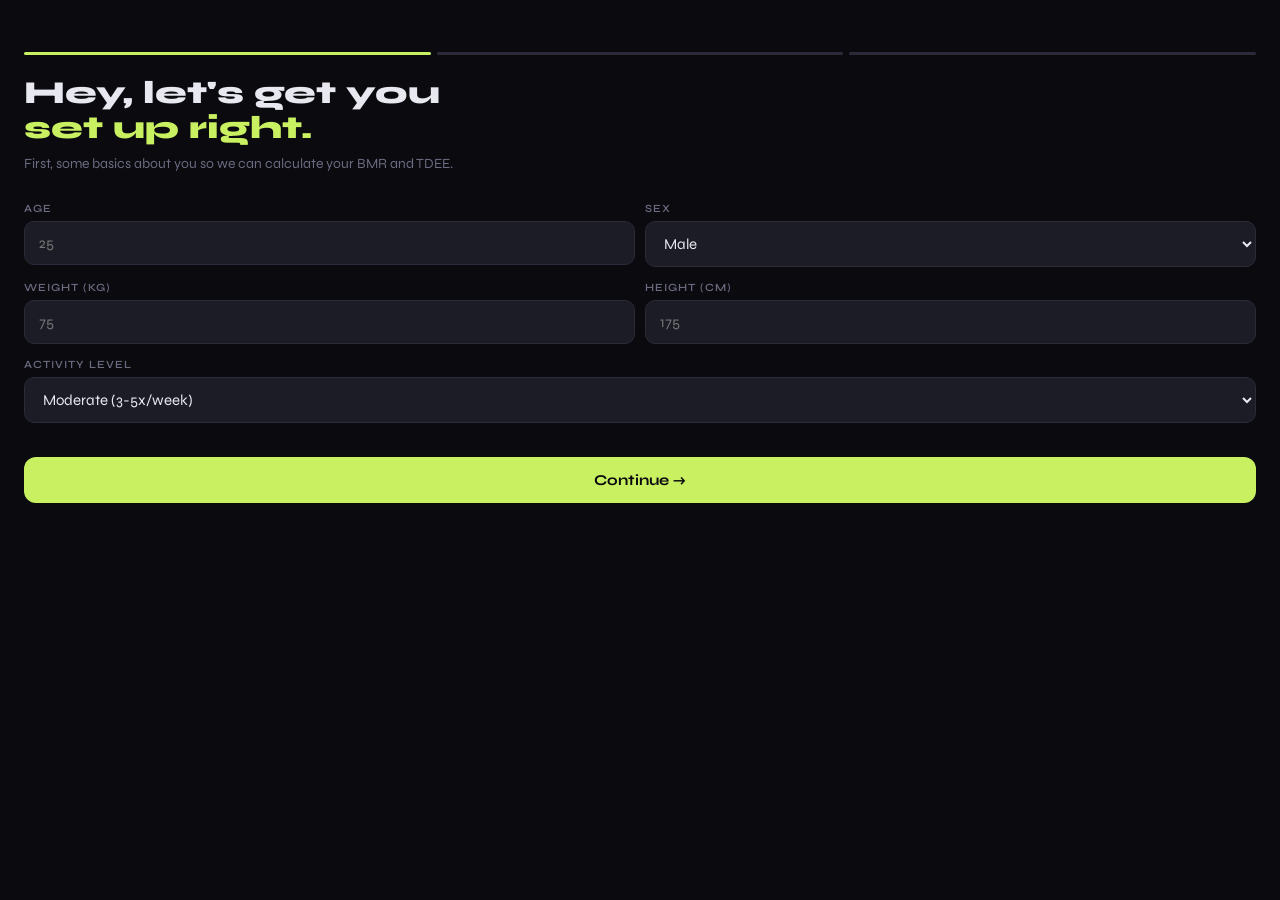
<file: reference.html>
<!DOCTYPE html>
<html lang="en">
<head>
<meta charset="UTF-8">
<meta name="viewport" content="width=device-width, initial-scale=1.0, viewport-fit=cover">
<meta name="apple-mobile-web-app-capable" content="yes">
<meta name="apple-mobile-web-app-status-bar-style" content="black-translucent">
<meta name="apple-mobile-web-app-title" content="CutLog">
<meta name="theme-color" content="#0a0a0f">
<link rel="manifest" href="manifest.json">
<link rel="apple-touch-icon" href="icon-192.png">
<title>CutLog</title>
<link href="https://fonts.googleapis.com/css2?family=Space+Mono:wght@400;700&family=Syne:wght@400;600;800&display=swap" rel="stylesheet">
<style>
  :root {
    --bg: #0a0a0f;
    --surface: #13131a;
    --surface2: #1c1c26;
    --border: #2a2a38;
    --accent: #c8f060;
    --accent2: #60c8f0;
    --accent3: #f060c8;
    --warn: #f0a060;
    --text: #e8e8f0;
    --muted: #6a6a80;
    --radius: 14px;
    --safe-bottom: env(safe-area-inset-bottom, 0px);
  }
  * { box-sizing: border-box; margin: 0; padding: 0; -webkit-tap-highlight-color: transparent; }
  html, body { height: 100%; background: var(--bg); color: var(--text); font-family: 'Syne', sans-serif; overflow: hidden; }

  /* SHELL */
  #app { display: flex; flex-direction: column; height: 100dvh; }
  #topbar { padding: 52px 20px 12px; display: flex; align-items: center; justify-content: space-between; border-bottom: 1px solid var(--border); flex-shrink: 0; }
  #topbar h1 { font-size: 22px; font-weight: 800; letter-spacing: -0.5px; }
  #topbar h1 span { color: var(--accent); }
  .date-badge { font-family: 'Space Mono', monospace; font-size: 11px; color: var(--muted); background: var(--surface2); padding: 4px 10px; border-radius: 20px; }

  #content { flex: 1; overflow-y: auto; -webkit-overflow-scrolling: touch; padding: 16px 16px calc(80px + var(--safe-bottom)); }

  /* NAV */
  #nav { display: flex; background: var(--surface); border-top: 1px solid var(--border); padding: 8px 8px calc(8px + var(--safe-bottom)); flex-shrink: 0; gap: 4px; }
  .nav-btn { flex: 1; display: flex; flex-direction: column; align-items: center; gap: 3px; padding: 8px 4px; border-radius: 10px; border: none; background: transparent; color: var(--muted); font-family: 'Syne', sans-serif; font-size: 10px; font-weight: 600; cursor: pointer; transition: all 0.2s; }
  .nav-btn.active { color: var(--accent); background: rgba(200,240,96,0.08); }
  .nav-btn svg { width: 22px; height: 22px; }

  /* VIEWS */
  .view { display: none; }
  .view.active { display: block; }

  /* CARDS */
  .card { background: var(--surface); border: 1px solid var(--border); border-radius: var(--radius); padding: 16px; margin-bottom: 12px; }
  .card-title { font-size: 11px; font-weight: 600; color: var(--muted); letter-spacing: 1.5px; text-transform: uppercase; margin-bottom: 12px; }

  /* CALORIE RING */
  .ring-wrap { display: flex; align-items: center; gap: 20px; margin-bottom: 4px; }
  .ring-svg { flex-shrink: 0; }
  .ring-center { font-family: 'Space Mono', monospace; }
  .ring-cal { font-size: 28px; font-weight: 700; color: var(--text); }
  .ring-label { font-size: 11px; color: var(--muted); }
  .ring-stats { flex: 1; display: flex; flex-direction: column; gap: 8px; }
  .ring-stat { display: flex; justify-content: space-between; align-items: center; font-size: 13px; }
  .ring-stat .label { color: var(--muted); }
  .ring-stat .val { font-family: 'Space Mono', monospace; font-weight: 700; }
  .ring-stat .val.over { color: #f06060; }
  .ring-stat .val.on { color: var(--accent); }

  /* MACROS BAR */
  .macro-bars { display: flex; flex-direction: column; gap: 10px; }
  .macro-row { display: grid; grid-template-columns: 60px 1fr 70px; align-items: center; gap: 10px; }
  .macro-name { font-size: 12px; font-weight: 600; }
  .bar-bg { height: 8px; background: var(--surface2); border-radius: 4px; overflow: hidden; }
  .bar-fill { height: 100%; border-radius: 4px; transition: width 0.5s ease; }
  .macro-pct { font-family: 'Space Mono', monospace; font-size: 12px; text-align: right; color: var(--muted); }
  .pct-val { font-weight: 700; }

  /* LOG FORM */
  .form-group { margin-bottom: 14px; }
  .form-group label { display: block; font-size: 11px; font-weight: 600; color: var(--muted); letter-spacing: 1px; text-transform: uppercase; margin-bottom: 6px; }
  .form-group input, .form-group select { width: 100%; background: var(--surface2); border: 1px solid var(--border); border-radius: 10px; padding: 12px 14px; color: var(--text); font-family: 'Syne', sans-serif; font-size: 15px; outline: none; transition: border-color 0.2s; }
  .form-group input:focus, .form-group select:focus { border-color: var(--accent); }
  .form-row { display: grid; grid-template-columns: 1fr 1fr; gap: 10px; }
  .form-row3 { display: grid; grid-template-columns: 1fr 1fr 1fr; gap: 8px; }

  .btn { width: 100%; padding: 14px; border-radius: 12px; border: none; font-family: 'Syne', sans-serif; font-size: 15px; font-weight: 700; cursor: pointer; transition: all 0.2s; }
  .btn-primary { background: var(--accent); color: #0a0a0f; }
  .btn-primary:active { opacity: 0.8; transform: scale(0.98); }
  .btn-ghost { background: var(--surface2); color: var(--text); border: 1px solid var(--border); }

  /* FOOD LOG LIST */
  .log-item { display: flex; justify-content: space-between; align-items: center; padding: 10px 0; border-bottom: 1px solid var(--border); }
  .log-item:last-child { border-bottom: none; }
  .log-name { font-size: 14px; font-weight: 600; }
  .log-macros { font-size: 11px; color: var(--muted); font-family: 'Space Mono', monospace; margin-top: 2px; }
  .log-cal { font-family: 'Space Mono', monospace; font-size: 14px; font-weight: 700; color: var(--accent); }
  .log-del { background: none; border: none; color: var(--muted); font-size: 18px; cursor: pointer; padding: 4px 8px; }

  /* DEFICIT STATS */
  .stat-grid { display: grid; grid-template-columns: 1fr 1fr; gap: 10px; }
  .stat-box { background: var(--surface2); border-radius: 12px; padding: 14px; }
  .stat-box .s-label { font-size: 10px; color: var(--muted); letter-spacing: 1px; text-transform: uppercase; margin-bottom: 4px; }
  .stat-box .s-val { font-family: 'Space Mono', monospace; font-size: 20px; font-weight: 700; }
  .stat-box .s-unit { font-size: 11px; color: var(--muted); }
  .positive { color: var(--accent); }
  .negative { color: #f06060; }
  .neutral { color: var(--accent2); }

  /* WEEKLY */
  .week-card { background: var(--surface2); border-radius: 12px; padding: 14px; margin-bottom: 10px; }
  .week-header { display: flex; justify-content: space-between; margin-bottom: 10px; }
  .week-title { font-size: 13px; font-weight: 700; }
  .week-date { font-size: 11px; color: var(--muted); font-family: 'Space Mono', monospace; }
  .week-stats { display: grid; grid-template-columns: repeat(3, 1fr); gap: 8px; }
  .w-stat { text-align: center; }
  .w-stat .wv { font-family: 'Space Mono', monospace; font-size: 16px; font-weight: 700; }
  .w-stat .wl { font-size: 10px; color: var(--muted); }

  /* SETTINGS */
  .settings-section { margin-bottom: 20px; }
  .settings-title { font-size: 13px; font-weight: 700; color: var(--accent); margin-bottom: 10px; letter-spacing: 0.5px; }

  /* EXERCISE BADGES */
  .ex-chips { display: flex; flex-wrap: wrap; gap: 6px; margin-bottom: 12px; }
  .ex-chip { padding: 6px 12px; border-radius: 20px; border: 1px solid var(--border); background: var(--surface2); font-size: 12px; cursor: pointer; transition: all 0.2s; color: var(--muted); }
  .ex-chip.selected { border-color: var(--accent2); background: rgba(96,200,240,0.12); color: var(--accent2); }

  /* TOAST */
  #toast { position: fixed; bottom: calc(90px + var(--safe-bottom)); left: 50%; transform: translateX(-50%) translateY(20px); background: var(--accent); color: #0a0a0f; padding: 10px 20px; border-radius: 20px; font-size: 13px; font-weight: 700; opacity: 0; transition: all 0.3s; pointer-events: none; white-space: nowrap; z-index: 100; }
  #toast.show { opacity: 1; transform: translateX(-50%) translateY(0); }

  /* SECTION DIVIDER */
  .section-divider { display: flex; align-items: center; gap: 10px; margin: 16px 0 12px; }
  .section-divider span { font-size: 11px; color: var(--muted); letter-spacing: 1.5px; text-transform: uppercase; white-space: nowrap; }
  .section-divider::before, .section-divider::after { content: ''; flex: 1; height: 1px; background: var(--border); }

  /* PROGRESS INDICATOR */
  .setup-progress { display: flex; gap: 6px; margin-bottom: 20px; }
  .setup-dot { flex: 1; height: 3px; border-radius: 2px; background: var(--border); }
  .setup-dot.done { background: var(--accent); }

  /* ONBOARDING */
  #onboarding { position: fixed; inset: 0; background: var(--bg); z-index: 200; display: flex; flex-direction: column; padding: 52px 24px calc(40px + var(--safe-bottom)); overflow-y: auto; }
  #onboarding h2 { font-size: 32px; font-weight: 800; line-height: 1.1; margin-bottom: 8px; }
  #onboarding h2 em { color: var(--accent); font-style: normal; }
  #onboarding p { color: var(--muted); font-size: 14px; margin-bottom: 28px; line-height: 1.5; }
  #onboarding.hidden { display: none; }

  /* CHART */
  .mini-chart { height: 80px; position: relative; margin-top: 8px; }
  .chart-bars { display: flex; align-items: flex-end; gap: 4px; height: 60px; }
  .chart-bar-wrap { flex: 1; display: flex; flex-direction: column; align-items: center; gap: 4px; }
  .chart-bar { width: 100%; border-radius: 3px 3px 0 0; transition: height 0.4s ease; min-height: 2px; }
  .chart-label { font-family: 'Space Mono', monospace; font-size: 8px; color: var(--muted); }

  /* scrollbar */
  ::-webkit-scrollbar { width: 0; }

  /* badge */
  .badge { display: inline-block; padding: 2px 8px; border-radius: 20px; font-size: 10px; font-weight: 700; letter-spacing: 0.5px; }
  .badge-green { background: rgba(200,240,96,0.15); color: var(--accent); }
  .badge-blue { background: rgba(96,200,240,0.15); color: var(--accent2); }
  .badge-red { background: rgba(240,96,96,0.15); color: #f06060; }

  .empty-state { text-align: center; padding: 30px 20px; color: var(--muted); font-size: 13px; }
  .empty-icon { font-size: 36px; margin-bottom: 8px; }

  /* SAVED FOODS BOTTOM SHEET */
  #savedFoodsSheet { position: fixed; inset: 0; z-index: 300; display: none; }
  #savedFoodsSheet.open { display: block; }
  .sheet-backdrop { position: absolute; inset: 0; background: rgba(0,0,0,0.6); }
  .sheet-panel { position: absolute; bottom: 0; left: 0; right: 0; background: var(--surface); border-radius: 20px 20px 0 0; padding: 0 0 calc(20px + var(--safe-bottom)); max-height: 85dvh; display: flex; flex-direction: column; transform: translateY(100%); transition: transform 0.35s cubic-bezier(0.32,0.72,0,1); }
  #savedFoodsSheet.open .sheet-panel { transform: translateY(0); }
  .sheet-handle { width: 36px; height: 4px; background: var(--border); border-radius: 2px; margin: 12px auto 0; flex-shrink: 0; }
  .sheet-header { display: flex; align-items: center; justify-content: space-between; padding: 12px 16px 10px; flex-shrink: 0; }
  .sheet-title { font-size: 16px; font-weight: 800; }
  .sheet-close { background: var(--surface2); border: none; color: var(--muted); width: 28px; height: 28px; border-radius: 50%; font-size: 16px; cursor: pointer; display: flex; align-items: center; justify-content: center; }
  .sheet-search { padding: 0 16px 10px; flex-shrink: 0; }
  .sheet-search input { width: 100%; background: var(--surface2); border: 1px solid var(--border); border-radius: 10px; padding: 10px 14px; color: var(--text); font-family: 'Syne', sans-serif; font-size: 14px; outline: none; }
  .sheet-search input:focus { border-color: var(--accent); }
  .sheet-list { overflow-y: auto; -webkit-overflow-scrolling: touch; flex: 1; padding: 0 16px; }
  .saved-food-item { display: flex; align-items: center; gap: 10px; padding: 10px 0; border-bottom: 1px solid var(--border); cursor: pointer; }
  .saved-food-item:last-child { border-bottom: none; }
  .saved-food-info { flex: 1; min-width: 0; }
  .saved-food-name { font-size: 14px; font-weight: 600; white-space: nowrap; overflow: hidden; text-overflow: ellipsis; }
  .saved-food-macros { font-size: 11px; color: var(--muted); font-family: 'Space Mono', monospace; }
  .saved-food-cal { font-family: 'Space Mono', monospace; font-size: 13px; font-weight: 700; color: var(--accent); flex-shrink: 0; }
  .saved-food-add { background: rgba(200,240,96,0.12); border: 1px solid rgba(200,240,96,0.3); color: var(--accent); border-radius: 8px; padding: 6px 12px; font-family: 'Syne', sans-serif; font-size: 12px; font-weight: 700; cursor: pointer; flex-shrink: 0; white-space: nowrap; }
  .saved-food-add:active { opacity: 0.7; }
  .sheet-cats { display: flex; gap: 6px; overflow-x: auto; padding: 0 16px 10px; flex-shrink: 0; scrollbar-width: none; }
  .sheet-cats::-webkit-scrollbar { display: none; }
  .cat-chip { padding: 5px 12px; border-radius: 20px; border: 1px solid var(--border); background: var(--surface2); font-size: 11px; font-weight: 600; color: var(--muted); cursor: pointer; white-space: nowrap; transition: all 0.2s; flex-shrink: 0; }
  .cat-chip.active { border-color: var(--accent); background: rgba(200,240,96,0.1); color: var(--accent); }

  /* SAVED FOODS MANAGE VIEW */
  .sf-item { display: flex; align-items: center; gap: 10px; padding: 10px 0; border-bottom: 1px solid var(--border); }
  .sf-item:last-child { border-bottom: none; }
  .sf-item-info { flex: 1; min-width: 0; }
  .sf-item-name { font-size: 14px; font-weight: 600; }
  .sf-item-detail { font-size: 11px; color: var(--muted); font-family: 'Space Mono', monospace; margin-top: 2px; }
  .sf-item-cat { font-size: 10px; color: var(--accent2); background: rgba(96,200,240,0.1); padding: 2px 6px; border-radius: 4px; display: inline-block; margin-top: 3px; }
  .sf-del-btn { background: none; border: none; color: var(--muted); font-size: 18px; cursor: pointer; padding: 4px 8px; flex-shrink: 0; }
  .sf-edit-btn { background: var(--surface2); border: 1px solid var(--border); color: var(--text); font-size: 11px; font-weight: 600; font-family: 'Syne', sans-serif; border-radius: 6px; padding: 4px 10px; cursor: pointer; flex-shrink: 0; }
</style>
</head>
<body>

<!-- ONBOARDING -->
<div id="onboarding">
  <div class="setup-progress" id="setupProgress"></div>
  <div id="setupStep"></div>
</div>

<div id="app">
  <div id="topbar">
    <h1>Cut<span>Log</span></h1>
    <div class="date-badge" id="todayDate"></div>
  </div>

  <div id="content">
    <!-- TODAY VIEW -->
    <div class="view active" id="view-today">
      <div class="card" id="calorieCard">
        <div class="card-title">Today's Calories</div>
        <div class="ring-wrap">
          <svg class="ring-svg" width="100" height="100" viewBox="0 0 100 100">
            <circle cx="50" cy="50" r="40" fill="none" stroke="var(--surface2)" stroke-width="10"/>
            <circle id="ringArc" cx="50" cy="50" r="40" fill="none" stroke="var(--accent)" stroke-width="10"
              stroke-linecap="round" stroke-dasharray="251.2" stroke-dashoffset="251.2"
              transform="rotate(-90 50 50)" style="transition:stroke-dashoffset 0.6s ease"/>
          </svg>
          <div class="ring-center">
            <div class="ring-cal" id="ringCalNum">0</div>
            <div class="ring-label">of <span id="ringGoal">—</span> kcal</div>
          </div>
          <div class="ring-stats">
            <div class="ring-stat"><span class="label">Remaining</span><span class="val" id="statRemain">—</span></div>
            <div class="ring-stat"><span class="label">Burned</span><span class="val neutral" id="statBurned">0</span></div>
            <div class="ring-stat"><span class="label">Net</span><span class="val" id="statNet">—</span></div>
          </div>
        </div>
      </div>

      <div class="card">
        <div class="card-title">Macros</div>
        <div class="macro-bars" id="macroBars">
          <!-- injected -->
        </div>
      </div>

      <div class="card">
        <div class="card-title">Food Log</div>
        <div id="foodLogList"><div class="empty-state"><div class="empty-icon">🍽️</div>Nothing logged yet</div></div>
      </div>

      <div class="card">
        <div class="card-title">Exercise Today</div>
        <div id="exerciseLogList"><div class="empty-state"><div class="empty-icon">🏃</div>No exercise logged</div></div>
      </div>
    </div>

    <!-- LOG VIEW -->
    <div class="view" id="view-log">
      <div class="section-divider"><span>Log Food</span></div>
      <div class="card">
        <button class="btn btn-ghost" style="margin-bottom:14px;display:flex;align-items:center;justify-content:center;gap:8px" onclick="openSheet()">
          <span style="font-size:16px">📚</span> Quick Add from Library
        </button>
        <div style="text-align:center;font-size:11px;color:var(--muted);margin-bottom:14px;letter-spacing:1px">— OR ENTER MANUALLY —</div>
        <div class="form-group">
          <label>Food / Meal Name</label>
          <input type="text" id="foodName" placeholder="e.g. Chicken breast 200g">
        </div>
        <div class="form-row">
          <div class="form-group">
            <label>Calories</label>
            <input type="number" id="foodCal" placeholder="kcal" inputmode="decimal">
          </div>
          <div class="form-group">
            <label>Protein (g)</label>
            <input type="number" id="foodPro" placeholder="g" inputmode="decimal">
          </div>
        </div>
        <div class="form-row">
          <div class="form-group">
            <label>Carbs (g)</label>
            <input type="number" id="foodCarb" placeholder="g" inputmode="decimal">
          </div>
          <div class="form-group">
            <label>Fat (g)</label>
            <input type="number" id="foodFat" placeholder="g" inputmode="decimal">
          </div>
        </div>
        <button class="btn btn-primary" onclick="logFood()">+ Add Food</button>
      </div>

      <div class="section-divider"><span>Log Exercise</span></div>
      <div class="card">
        <div class="form-group">
          <label>Exercise Type</label>
          <div class="ex-chips" id="exChips"></div>
        </div>
        <div class="form-row">
          <div class="form-group">
            <label>Duration (min)</label>
            <input type="number" id="exDuration" placeholder="30" inputmode="decimal">
          </div>
          <div class="form-group">
            <label>Calories Burned</label>
            <input type="number" id="exCal" placeholder="est. kcal" inputmode="decimal">
          </div>
        </div>
        <div style="font-size:11px;color:var(--muted);margin-bottom:12px;" id="exEstimate"></div>
        <button class="btn btn-primary" onclick="logExercise()">+ Add Exercise</button>
      </div>

      <div class="section-divider"><span>Weekly Check-in</span></div>
      <div class="card">
        <div class="form-row">
          <div class="form-group">
            <label>Weight (kg)</label>
            <input type="number" id="checkinWeight" placeholder="kg" inputmode="decimal">
          </div>
          <div class="form-group">
            <label>Waist (cm)</label>
            <input type="number" id="checkinWaist" placeholder="cm" inputmode="decimal">
          </div>
        </div>
        <button class="btn btn-ghost" style="margin-top:4px" onclick="logCheckin()">Save Check-in</button>
      </div>
    </div>

    <!-- WEEKLY VIEW -->
    <div class="view" id="view-week">
      <div class="card">
        <div class="card-title">This Week</div>
        <div class="stat-grid" id="weekStats"></div>
      </div>

      <div class="card">
        <div class="card-title">Calorie Trend (7 days)</div>
        <div class="mini-chart" id="weekChart"></div>
      </div>

      <div class="section-divider"><span>Weekly Check-ins</span></div>
      <div id="checkinList"></div>
    </div>

    <!-- SETTINGS VIEW -->
    <div class="view" id="view-settings">
      <div class="card">
        <div class="settings-section">
          <div class="settings-title">⚡ Your Profile</div>
          <div class="form-row">
            <div class="form-group">
              <label>Age</label>
              <input type="number" id="setAge" inputmode="decimal">
            </div>
            <div class="form-group">
              <label>Weight (kg)</label>
              <input type="number" id="setWeight" inputmode="decimal">
            </div>
          </div>
          <div class="form-row">
            <div class="form-group">
              <label>Height (cm)</label>
              <input type="number" id="setHeight" inputmode="decimal">
            </div>
            <div class="form-group">
              <label>Sex</label>
              <select id="setSex">
                <option value="male">Male</option>
                <option value="female">Female</option>
              </select>
            </div>
          </div>
          <div class="form-group">
            <label>Activity Level</label>
            <select id="setActivity">
              <option value="1.2">Sedentary (desk job)</option>
              <option value="1.375">Light (1-3x/week)</option>
              <option value="1.55">Moderate (3-5x/week)</option>
              <option value="1.725">Active (6-7x/week)</option>
              <option value="1.9">Very Active (2x/day)</option>
            </select>
          </div>
        </div>

        <div class="settings-section">
          <div class="settings-title">🎯 Goals</div>
          <div class="form-row">
            <div class="form-group">
              <label>Calorie Goal</label>
              <input type="number" id="setCalGoal" inputmode="decimal">
            </div>
            <div class="form-group">
              <label>Target Weight (kg)</label>
              <input type="number" id="setTargetWeight" inputmode="decimal">
            </div>
          </div>
          <div class="form-row3">
            <div class="form-group">
              <label>Protein (g)</label>
              <input type="number" id="setProtein" inputmode="decimal">
            </div>
            <div class="form-group">
              <label>Carbs (g)</label>
              <input type="number" id="setCarbs" inputmode="decimal">
            </div>
            <div class="form-group">
              <label>Fat (g)</label>
              <input type="number" id="setFat" inputmode="decimal">
            </div>
          </div>
        </div>

        <div style="background:var(--surface2);border-radius:12px;padding:14px;margin-bottom:16px;" id="bmrDisplay"></div>

        <button class="btn btn-primary" onclick="saveSettings()">Save Settings</button>
      </div>

      <div class="card" style="margin-top:12px;">
        <div class="card-title">Data</div>
        <button class="btn btn-ghost" style="margin-bottom:8px" onclick="exportData()">📤 Export JSON</button>
        <button class="btn btn-ghost" style="color:#f06060;border-color:#f06060" onclick="clearToday()">🗑 Clear Today's Log</button>
      </div>
    </div>
    <!-- SAVED FOODS / LIBRARY VIEW -->
    <div class="view" id="view-foods">
      <div class="section-divider"><span>Add New Saved Food</span></div>
      <div class="card" id="sfFormCard">
        <div class="form-group">
          <label>Food Name</label>
          <input type="text" id="sfName" placeholder="e.g. Paneer 100g">
        </div>
        <div class="form-group">
          <label>Category</label>
          <input type="text" id="sfCat" placeholder="e.g. Protein, Breakfast, Snack…">
        </div>
        <div class="form-row">
          <div class="form-group"><label>Calories</label><input type="number" id="sfCal" placeholder="kcal" inputmode="decimal"></div>
          <div class="form-group"><label>Protein (g)</label><input type="number" id="sfPro" placeholder="g" inputmode="decimal"></div>
        </div>
        <div class="form-row">
          <div class="form-group"><label>Carbs (g)</label><input type="number" id="sfCarb" placeholder="g" inputmode="decimal"></div>
          <div class="form-group"><label>Fat (g)</label><input type="number" id="sfFat" placeholder="g" inputmode="decimal"></div>
        </div>
        <button class="btn btn-primary" onclick="saveSavedFood()">💾 Save to Library</button>
      </div>

      <div class="section-divider"><span>Your Library</span></div>
      <div class="card">
        <div id="savedFoodsList"></div>
      </div>
    </div>
  </div>

  <nav id="nav">
    <button class="nav-btn active" onclick="switchTab('today',this)">
      <svg viewBox="0 0 24 24" fill="none" stroke="currentColor" stroke-width="2"><circle cx="12" cy="12" r="3"/><path d="M3 12h3m12 0h3M12 3v3m0 12v3"/></svg>
      Today
    </button>
    <button class="nav-btn" onclick="switchTab('log',this)">
      <svg viewBox="0 0 24 24" fill="none" stroke="currentColor" stroke-width="2"><line x1="12" y1="5" x2="12" y2="19"/><line x1="5" y1="12" x2="19" y2="12"/></svg>
      Log
    </button>
    <button class="nav-btn" onclick="switchTab('foods',this)">
      <svg viewBox="0 0 24 24" fill="none" stroke="currentColor" stroke-width="2"><path d="M12 2a10 10 0 1 0 10 10"/><path d="M12 6v6l4 2"/></svg>
      Library
    </button>
    <button class="nav-btn" onclick="switchTab('week',this)">
      <svg viewBox="0 0 24 24" fill="none" stroke="currentColor" stroke-width="2"><polyline points="22 12 18 12 15 21 9 3 6 12 2 12"/></svg>
      Weekly
    </button>
    <button class="nav-btn" onclick="switchTab('settings',this)">
      <svg viewBox="0 0 24 24" fill="none" stroke="currentColor" stroke-width="2"><circle cx="12" cy="12" r="3"/><path d="M19.4 15a1.65 1.65 0 0 0 .33 1.82l.06.06a2 2 0 0 1-2.83 2.83l-.06-.06a1.65 1.65 0 0 0-1.82-.33 1.65 1.65 0 0 0-1 1.51V21a2 2 0 0 1-4 0v-.09A1.65 1.65 0 0 0 9 19.4a1.65 1.65 0 0 0-1.82.33l-.06.06a2 2 0 0 1-2.83-2.83l.06-.06A1.65 1.65 0 0 0 4.68 15a1.65 1.65 0 0 0-1.51-1H3a2 2 0 0 1 0-4h.09A1.65 1.65 0 0 0 4.6 9a1.65 1.65 0 0 0-.33-1.82l-.06-.06a2 2 0 0 1 2.83-2.83l.06.06A1.65 1.65 0 0 0 9 4.68a1.65 1.65 0 0 0 1-1.51V3a2 2 0 0 1 4 0v.09a1.65 1.65 0 0 0 1 1.51 1.65 1.65 0 0 0 1.82-.33l.06-.06a2 2 0 0 1 2.83 2.83l-.06.06A1.65 1.65 0 0 0 19.4 9a1.65 1.65 0 0 0 1.51 1H21a2 2 0 0 1 0 4h-.09a1.65 1.65 0 0 0-1.51 1z"/></svg>
      Settings
    </button>
  </nav>
</div>

<!-- SAVED FOODS BOTTOM SHEET -->
<div id="savedFoodsSheet">
  <div class="sheet-backdrop" onclick="closeSheet()"></div>
  <div class="sheet-panel">
    <div class="sheet-handle"></div>
    <div class="sheet-header">
      <div class="sheet-title">📚 Quick Add from Library</div>
      <button class="sheet-close" onclick="closeSheet()">×</button>
    </div>
    <div class="sheet-search">
      <input type="text" id="sheetSearch" placeholder="Search foods…" oninput="renderSheet()">
    </div>
    <div class="sheet-cats" id="sheetCats"></div>
    <div class="sheet-list" id="sheetList"></div>
  </div>
</div>

<div id="toast"></div>

<script>
// ─── STATE ───────────────────────────────────────────────────────
const STORAGE_KEY = 'cutlog_v2';
let state = loadState();

function defaultState() {
  return {
    profile: { age: 25, weight: 75, height: 175, sex: 'male', activity: 1.55 },
    goals: { calories: 1800, protein: 150, carbs: 180, fat: 60, targetWeight: 70 },
    logs: {},       // { "YYYY-MM-DD": { foods: [], exercises: [] } }
    checkins: [],   // [{ date, weight, waist }]
    savedFoods: [], // [{ id, name, cat, cal, pro, carb, fat }]
    setupDone: false
  };
}

function loadState() {
  try {
    const s = localStorage.getItem(STORAGE_KEY);
    return s ? { ...defaultState(), ...JSON.parse(s) } : defaultState();
  } catch { return defaultState(); }
}

function saveState() {
  localStorage.setItem(STORAGE_KEY, JSON.stringify(state));
}

function todayKey() {
  return new Date().toISOString().split('T')[0];
}

function getTodayLog() {
  const k = todayKey();
  if (!state.logs[k]) state.logs[k] = { foods: [], exercises: [] };
  return state.logs[k];
}

// ─── BMR ─────────────────────────────────────────────────────────
function calcBMR(p) {
  // Mifflin-St Jeor
  const base = p.sex === 'male'
    ? 10 * p.weight + 6.25 * p.height - 5 * p.age + 5
    : 10 * p.weight + 6.25 * p.height - 5 * p.age - 161;
  return Math.round(base);
}

function calcTDEE(p) {
  return Math.round(calcBMR(p) * p.activity);
}

// ─── EXERCISE CALORIE ESTIMATES (kcal/min @ 75kg, rough) ─────────
const EXERCISES = [
  { id: 'walk', label: '🚶 Walk', met: 3.5 },
  { id: 'run', label: '🏃 Run', met: 9.8 },
  { id: 'cycle', label: '🚴 Cycle', met: 7.5 },
  { id: 'swim', label: '🏊 Swim', met: 7.0 },
  { id: 'hiit', label: '🔥 HIIT', met: 10.0 },
  { id: 'lift', label: '🏋️ Weights', met: 5.0 },
  { id: 'yoga', label: '🧘 Yoga', met: 2.5 },
  { id: 'sports', label: '⚽ Sports', met: 8.0 },
];

let selectedExercise = null;

function buildExChips() {
  const wrap = document.getElementById('exChips');
  wrap.innerHTML = EXERCISES.map(e =>
    `<div class="ex-chip" data-id="${e.id}" onclick="selectExercise('${e.id}')">${e.label}</div>`
  ).join('');
}

function selectExercise(id) {
  selectedExercise = id;
  document.querySelectorAll('.ex-chip').forEach(c => {
    c.classList.toggle('selected', c.dataset.id === id);
  });
  estimateExerciseCal();
}

function estimateExerciseCal() {
  if (!selectedExercise) return;
  const ex = EXERCISES.find(e => e.id === selectedExercise);
  const dur = parseFloat(document.getElementById('exDuration').value) || 0;
  if (!dur) { document.getElementById('exEstimate').textContent = ''; return; }
  const w = state.profile.weight || 75;
  const est = Math.round((ex.met * 3.5 * w / 200) * dur);
  document.getElementById('exEstimate').textContent = `Estimated: ~${est} kcal`;
  document.getElementById('exCal').value = est;
}

document.getElementById('exDuration').addEventListener('input', estimateExerciseCal);

// ─── LOG FOOD ────────────────────────────────────────────────────
function logFood() {
  const name = document.getElementById('foodName').value.trim();
  const cal = parseFloat(document.getElementById('foodCal').value) || 0;
  const pro = parseFloat(document.getElementById('foodPro').value) || 0;
  const carb = parseFloat(document.getElementById('foodCarb').value) || 0;
  const fat = parseFloat(document.getElementById('foodFat').value) || 0;

  if (!name || !cal) { toast('Add a name and calories'); return; }

  getTodayLog().foods.push({ name, cal, pro, carb, fat, time: Date.now() });
  saveState();

  // clear
  ['foodName','foodCal','foodPro','foodCarb','foodFat'].forEach(id => document.getElementById(id).value = '');
  toast('Food logged ✓');
  renderToday();
}

function logExercise() {
  if (!selectedExercise) { toast('Select an exercise type'); return; }
  const ex = EXERCISES.find(e => e.id === selectedExercise);
  const dur = parseFloat(document.getElementById('exDuration').value) || 0;
  const cal = parseFloat(document.getElementById('exCal').value) || 0;
  if (!dur) { toast('Enter duration'); return; }

  getTodayLog().exercises.push({ id: selectedExercise, label: ex.label, dur, cal, time: Date.now() });
  saveState();
  document.getElementById('exDuration').value = '';
  document.getElementById('exCal').value = '';
  document.getElementById('exEstimate').textContent = '';
  selectedExercise = null;
  document.querySelectorAll('.ex-chip').forEach(c => c.classList.remove('selected'));
  toast('Exercise logged ✓');
  renderToday();
}

function logCheckin() {
  const weight = parseFloat(document.getElementById('checkinWeight').value);
  const waist = parseFloat(document.getElementById('checkinWaist').value);
  if (!weight) { toast('Enter weight'); return; }

  const today = todayKey();
  // Update or add
  const existing = state.checkins.findIndex(c => c.date === today);
  const entry = { date: today, weight, waist: waist || null };
  if (existing >= 0) state.checkins[existing] = entry;
  else state.checkins.push(entry);

  // update profile weight
  state.profile.weight = weight;
  saveState();
  document.getElementById('checkinWeight').value = '';
  document.getElementById('checkinWaist').value = '';
  toast('Check-in saved ✓');
  renderWeekly();
}

function deleteFood(idx) {
  getTodayLog().foods.splice(idx, 1);
  saveState();
  renderToday();
}

// ─── RENDER TODAY ────────────────────────────────────────────────
function renderToday() {
  const log = getTodayLog();
  const g = state.goals;

  const totals = log.foods.reduce((acc, f) => {
    acc.cal += f.cal; acc.pro += f.pro; acc.carb += f.carb; acc.fat += f.fat;
    return acc;
  }, { cal: 0, pro: 0, carb: 0, fat: 0 });

  const burnedCal = log.exercises.reduce((s, e) => s + e.cal, 0);
  const netCal = totals.cal - burnedCal;

  // Ring
  const pct = Math.min(totals.cal / g.calories, 1.15);
  const offset = 251.2 - (pct * 251.2);
  const ring = document.getElementById('ringArc');
  ring.style.strokeDashoffset = offset;
  ring.style.stroke = totals.cal > g.calories ? '#f06060' : 'var(--accent)';
  document.getElementById('ringCalNum').textContent = Math.round(totals.cal);
  document.getElementById('ringGoal').textContent = g.calories;
  const remain = g.calories - totals.cal;
  document.getElementById('statRemain').textContent = Math.round(remain);
  document.getElementById('statRemain').className = 'val ' + (remain < 0 ? 'over' : 'on');
  document.getElementById('statBurned').textContent = Math.round(burnedCal);
  document.getElementById('statNet').textContent = Math.round(netCal);
  document.getElementById('statNet').className = 'val ' + (netCal > g.calories ? 'over' : netCal < g.calories - 200 ? 'on' : '');

  // Macros
  const macros = [
    { name: 'Protein', val: totals.pro, goal: g.protein, color: '#f060c8' },
    { name: 'Carbs', val: totals.carb, goal: g.carbs, color: '#60c8f0' },
    { name: 'Fat', val: totals.fat, goal: g.fat, color: '#f0a060' },
  ];
  document.getElementById('macroBars').innerHTML = macros.map(m => {
    const pct = g[m.name.toLowerCase()] > 0 ? Math.min(100, (m.val / m.goal) * 100) : 0;
    const reached = Math.min(100, Math.round(pct));
    return `<div class="macro-row">
      <div class="macro-name" style="color:${m.color}">${m.name}</div>
      <div class="bar-bg"><div class="bar-fill" style="width:${reached}%;background:${m.color}"></div></div>
      <div class="macro-pct"><span class="pct-val">${reached}%</span> <span style="font-size:10px;color:var(--muted)">${Math.round(m.val)}/${m.goal}g</span></div>
    </div>`;
  }).join('');

  // Food list
  const fl = document.getElementById('foodLogList');
  if (!log.foods.length) {
    fl.innerHTML = '<div class="empty-state"><div class="empty-icon">🍽️</div>Nothing logged yet</div>';
  } else {
    fl.innerHTML = log.foods.map((f, i) =>
      `<div class="log-item">
        <div>
          <div class="log-name">${f.name}</div>
          <div class="log-macros">P:${f.pro}g C:${f.carb}g F:${f.fat}g</div>
        </div>
        <div style="display:flex;align-items:center;gap:8px">
          <div class="log-cal">${Math.round(f.cal)}</div>
          <button class="log-del" onclick="deleteFood(${i})">×</button>
        </div>
      </div>`
    ).join('');
  }

  // Exercise list
  const el = document.getElementById('exerciseLogList');
  if (!log.exercises.length) {
    el.innerHTML = '<div class="empty-state"><div class="empty-icon">🏃</div>No exercise logged</div>';
  } else {
    el.innerHTML = log.exercises.map((e, i) =>
      `<div class="log-item">
        <div>
          <div class="log-name">${e.label}</div>
          <div class="log-macros">${e.dur} min</div>
        </div>
        <div style="display:flex;align-items:center;gap:8px">
          <div class="log-cal" style="color:var(--accent2)">-${Math.round(e.cal)}</div>
          <button class="log-del" onclick="deleteExercise(${i})">×</button>
        </div>
      </div>`
    ).join('');
  }
}

function deleteExercise(idx) {
  getTodayLog().exercises.splice(idx, 1);
  saveState();
  renderToday();
}

// ─── RENDER WEEKLY ───────────────────────────────────────────────
function renderWeekly() {
  const days = [];
  for (let i = 6; i >= 0; i--) {
    const d = new Date(); d.setDate(d.getDate() - i);
    const key = d.toISOString().split('T')[0];
    const log = state.logs[key] || { foods: [], exercises: [] };
    const cal = log.foods.reduce((s, f) => s + f.cal, 0);
    const burned = log.exercises.reduce((s, e) => s + e.cal, 0);
    days.push({ key, cal, burned, net: cal - burned, label: d.toLocaleDateString('en', { weekday: 'short' }) });
  }

  const totalCal = days.reduce((s, d) => s + d.cal, 0);
  const totalBurned = days.reduce((s, d) => s + d.burned, 0);
  const avgCal = Math.round(totalCal / 7);
  const totalDeficit = Math.round((state.goals.calories * 7) - totalCal + totalBurned);
  const estFatLoss = (totalDeficit / 7700).toFixed(2); // 7700 kcal ~ 1kg fat

  document.getElementById('weekStats').innerHTML = `
    <div class="stat-box"><div class="s-label">Avg Daily</div><div class="s-val ${avgCal <= state.goals.calories ? 'positive' : 'negative'}">${avgCal}<span class="s-unit"> kcal</span></div></div>
    <div class="stat-box"><div class="s-label">Weekly Deficit</div><div class="s-val ${totalDeficit >= 0 ? 'positive' : 'negative'}">${totalDeficit > 0 ? '+' : ''}${totalDeficit}<span class="s-unit"> kcal</span></div></div>
    <div class="stat-box"><div class="s-label">Cals Burned</div><div class="s-val neutral">${totalBurned}<span class="s-unit"> kcal</span></div></div>
    <div class="stat-box"><div class="s-label">Est. Fat Loss</div><div class="s-val ${parseFloat(estFatLoss) > 0 ? 'positive' : ''}">${estFatLoss}<span class="s-unit"> kg</span></div></div>
  `;

  // Chart
  const maxCal = Math.max(...days.map(d => d.cal), state.goals.calories, 1);
  document.getElementById('weekChart').innerHTML = `
    <div class="chart-bars">
      ${days.map(d => {
        const h = Math.round((d.cal / maxCal) * 56);
        const over = d.cal > state.goals.calories;
        const goalH = Math.round((state.goals.calories / maxCal) * 56);
        return `<div class="chart-bar-wrap">
          <div class="chart-bar" style="height:${h}px;background:${over ? '#f06060' : 'var(--accent)'}"></div>
        </div>`;
      }).join('')}
    </div>
    <div style="display:flex;gap:4px;margin-top:4px">
      ${days.map(d => `<div style="flex:1;text-align:center" class="chart-label">${d.label}</div>`).join('')}
    </div>
    <div style="position:relative;height:0">
      <div style="position:absolute;bottom:${Math.round((state.goals.calories / maxCal) * 56) + 20}px;left:0;right:0;height:1px;background:rgba(200,240,96,0.3);border-top:1px dashed var(--accent)"></div>
    </div>
  `;

  // Checkins
  const cl = document.getElementById('checkinList');
  const sorted = [...state.checkins].sort((a, b) => b.date.localeCompare(a.date)).slice(0, 8);
  if (!sorted.length) {
    cl.innerHTML = '<div class="card"><div class="empty-state"><div class="empty-icon">⚖️</div>No weigh-ins yet</div></div>';
  } else {
    cl.innerHTML = sorted.map((c, i) => {
      const prev = sorted[i + 1];
      const diff = prev ? (c.weight - prev.weight).toFixed(1) : null;
      return `<div class="week-card">
        <div class="week-header">
          <span class="week-title">⚖️ ${c.weight} kg ${c.waist ? `· ${c.waist}cm waist` : ''}</span>
          <span class="week-date">${c.date}</span>
        </div>
        ${diff !== null ? `<div style="font-size:12px;color:${parseFloat(diff) < 0 ? 'var(--accent)' : '#f06060'}">${parseFloat(diff) > 0 ? '+' : ''}${diff} kg vs prev</div>` : '<div style="font-size:11px;color:var(--muted)">Baseline</div>'}
      </div>`;
    }).join('');
  }
}

// ─── SETTINGS ────────────────────────────────────────────────────
function renderSettings() {
  const p = state.profile;
  const g = state.goals;
  document.getElementById('setAge').value = p.age;
  document.getElementById('setWeight').value = p.weight;
  document.getElementById('setHeight').value = p.height;
  document.getElementById('setSex').value = p.sex;
  document.getElementById('setActivity').value = p.activity;
  document.getElementById('setCalGoal').value = g.calories;
  document.getElementById('setTargetWeight').value = g.targetWeight;
  document.getElementById('setProtein').value = g.protein;
  document.getElementById('setCarbs').value = g.carbs;
  document.getElementById('setFat').value = g.fat;
  updateBMRDisplay();
}

function updateBMRDisplay() {
  const bmr = calcBMR(state.profile);
  const tdee = calcTDEE(state.profile);
  document.getElementById('bmrDisplay').innerHTML = `
    <div style="display:grid;grid-template-columns:1fr 1fr;gap:10px">
      <div><div style="font-size:10px;color:var(--muted);letter-spacing:1px;text-transform:uppercase">BMR</div>
      <div style="font-family:'Space Mono',monospace;font-size:20px;font-weight:700;color:var(--accent2)">${bmr} <span style="font-size:11px;color:var(--muted)">kcal</span></div></div>
      <div><div style="font-size:10px;color:var(--muted);letter-spacing:1px;text-transform:uppercase">TDEE</div>
      <div style="font-family:'Space Mono',monospace;font-size:20px;font-weight:700;color:var(--accent)">${tdee} <span style="font-size:11px;color:var(--muted)">kcal</span></div></div>
    </div>
    <div style="font-size:11px;color:var(--muted);margin-top:8px">Mifflin-St Jeor formula · Adjust your calorie goal above</div>
  `;
}

function saveSettings() {
  state.profile = {
    age: parseFloat(document.getElementById('setAge').value) || 25,
    weight: parseFloat(document.getElementById('setWeight').value) || 75,
    height: parseFloat(document.getElementById('setHeight').value) || 175,
    sex: document.getElementById('setSex').value,
    activity: parseFloat(document.getElementById('setActivity').value),
  };
  state.goals = {
    calories: parseFloat(document.getElementById('setCalGoal').value) || 1800,
    targetWeight: parseFloat(document.getElementById('setTargetWeight').value) || 70,
    protein: parseFloat(document.getElementById('setProtein').value) || 150,
    carbs: parseFloat(document.getElementById('setCarbs').value) || 180,
    fat: parseFloat(document.getElementById('setFat').value) || 60,
  };
  saveState();
  updateBMRDisplay();
  renderToday();
  toast('Settings saved ✓');
}

// ─── ONBOARDING ───────────────────────────────────────────────────
const SETUP_STEPS = [
  {
    id: 'basics',
    title: 'Hey, let\'s get you\n<em>set up right.</em>',
    subtitle: 'First, some basics about you so we can calculate your BMR and TDEE.',
    fields: `
      <div class="form-row">
        <div class="form-group"><label>Age</label><input type="number" id="ob_age" placeholder="25" inputmode="decimal"></div>
        <div class="form-group"><label>Sex</label><select id="ob_sex"><option value="male">Male</option><option value="female">Female</option></select></div>
      </div>
      <div class="form-row">
        <div class="form-group"><label>Weight (kg)</label><input type="number" id="ob_weight" placeholder="75" inputmode="decimal"></div>
        <div class="form-group"><label>Height (cm)</label><input type="number" id="ob_height" placeholder="175" inputmode="decimal"></div>
      </div>
      <div class="form-group"><label>Activity Level</label>
        <select id="ob_activity">
          <option value="1.2">Sedentary (desk job)</option>
          <option value="1.375">Light (1-3x/week)</option>
          <option value="1.55" selected>Moderate (3-5x/week)</option>
          <option value="1.725">Active (6-7x/week)</option>
        </select>
      </div>
    `,
    next: () => {
      const age = parseFloat(document.getElementById('ob_age').value);
      const weight = parseFloat(document.getElementById('ob_weight').value);
      const height = parseFloat(document.getElementById('ob_height').value);
      if (!age || !weight || !height) { toast('Fill in all fields'); return false; }
      state.profile.age = age;
      state.profile.sex = document.getElementById('ob_sex').value;
      state.profile.weight = weight;
      state.profile.height = height;
      state.profile.activity = parseFloat(document.getElementById('ob_activity').value);
      return true;
    }
  },
  {
    id: 'goals',
    title: 'Your\n<em>goals.</em>',
    subtitle: 'Set your calorie target and macro goals. You can always adjust these later.',
    fields: () => {
      const tdee = calcTDEE(state.profile);
      const suggestCal = Math.round(tdee * 0.8);
      return `
        <div style="background:var(--surface2);border-radius:12px;padding:14px;margin-bottom:16px">
          <div style="font-size:11px;color:var(--muted);margin-bottom:4px">YOUR TDEE</div>
          <div style="font-family:'Space Mono',monospace;font-size:24px;font-weight:700;color:var(--accent)">${tdee} kcal</div>
          <div style="font-size:11px;color:var(--muted);margin-top:4px">We suggest ${suggestCal} kcal for a ~20% deficit</div>
        </div>
        <div class="form-row">
          <div class="form-group"><label>Daily Calorie Goal</label><input type="number" id="ob_cal" value="${suggestCal}" inputmode="decimal"></div>
          <div class="form-group"><label>Target Weight (kg)</label><input type="number" id="ob_target" placeholder="${Math.round(state.profile.weight * 0.92)}" inputmode="decimal"></div>
        </div>
        <div class="form-row3">
          <div class="form-group"><label>Protein (g)</label><input type="number" id="ob_pro" value="${Math.round(state.profile.weight * 2)}" inputmode="decimal"></div>
          <div class="form-group"><label>Carbs (g)</label><input type="number" id="ob_carb" value="${Math.round((suggestCal * 0.4) / 4)}" inputmode="decimal"></div>
          <div class="form-group"><label>Fat (g)</label><input type="number" id="ob_fat" value="${Math.round((suggestCal * 0.25) / 9)}" inputmode="decimal"></div>
        </div>
      `;
    },
    next: () => {
      const cal = parseFloat(document.getElementById('ob_cal').value);
      if (!cal) { toast('Set a calorie goal'); return false; }
      state.goals.calories = cal;
      state.goals.targetWeight = parseFloat(document.getElementById('ob_target').value) || Math.round(state.profile.weight * 0.92);
      state.goals.protein = parseFloat(document.getElementById('ob_pro').value) || 150;
      state.goals.carbs = parseFloat(document.getElementById('ob_carb').value) || 150;
      state.goals.fat = parseFloat(document.getElementById('ob_fat').value) || 50;
      return true;
    }
  },
  {
    id: 'done',
    title: 'All set.\n<em>Let\'s cut.</em>',
    subtitle: `Log your food and exercise every day. Do a weekly weigh-in every Monday morning. Your data is saved on this device.\n\n👉 Save this page to your iPhone home screen for full-app experience:\nSafari → Share → "Add to Home Screen"`,
    fields: `<div style="font-size:36px;text-align:center;margin:20px 0">🎯</div>`,
    next: () => { state.setupDone = true; return true; }
  }
];

let setupStep = 0;

function renderSetupStep() {
  const step = SETUP_STEPS[setupStep];
  const prog = document.getElementById('setupProgress');
  prog.innerHTML = SETUP_STEPS.map((_, i) =>
    `<div class="setup-dot ${i <= setupStep ? 'done' : ''}"></div>`
  ).join('');

  const fields = typeof step.fields === 'function' ? step.fields() : step.fields;
  const isLast = setupStep === SETUP_STEPS.length - 1;

  document.getElementById('setupStep').innerHTML = `
    <h2 style="white-space:pre-line">${step.title}</h2>
    <p>${step.subtitle}</p>
    ${fields}
    <button class="btn btn-primary" style="margin-top:20px" onclick="nextSetupStep()">
      ${isLast ? 'Start Logging →' : 'Continue →'}
    </button>
  `;
}

function nextSetupStep() {
  if (!SETUP_STEPS[setupStep].next()) return;
  saveState();
  setupStep++;
  if (setupStep >= SETUP_STEPS.length) {
    document.getElementById('onboarding').classList.add('hidden');
    renderApp();
  } else {
    renderSetupStep();
  }
}

// ─── TABS ─────────────────────────────────────────────────────────
function switchTab(name, btn) {
  document.querySelectorAll('.view').forEach(v => v.classList.remove('active'));
  document.querySelectorAll('.nav-btn').forEach(b => b.classList.remove('active'));
  document.getElementById('view-' + name).classList.add('active');
  btn.classList.add('active');
  if (name === 'today') renderToday();
  if (name === 'week') renderWeekly();
  if (name === 'settings') renderSettings();
  if (name === 'foods') renderSavedFoodsList();
}

// ─── UTILS ────────────────────────────────────────────────────────
function toast(msg) {
  const t = document.getElementById('toast');
  t.textContent = msg;
  t.classList.add('show');
  setTimeout(() => t.classList.remove('show'), 2000);
}

function clearToday() {
  if (confirm('Clear today\'s food and exercise log?')) {
    state.logs[todayKey()] = { foods: [], exercises: [] };
    saveState();
    renderToday();
    toast('Today cleared');
  }
}

function exportData() {
  const json = JSON.stringify(state, null, 2);
  const blob = new Blob([json], { type: 'application/json' });
  const url = URL.createObjectURL(blob);
  const a = document.createElement('a');
  a.href = url;
  a.download = `cutlog-${todayKey()}.json`;
  a.click();
  toast('Exported!');
}

// ─── DATE ─────────────────────────────────────────────────────────
function updateDate() {
  const now = new Date();
  document.getElementById('todayDate').textContent =
    now.toLocaleDateString('en', { weekday: 'short', month: 'short', day: 'numeric' });
}

// ─── SAVED FOODS ─────────────────────────────────────────────────
function getSavedFoods() {
  if (!state.savedFoods) state.savedFoods = [];
  return state.savedFoods;
}

let sfEditId = null;

function saveSavedFood() {
  const name = document.getElementById('sfName').value.trim();
  const cat  = document.getElementById('sfCat').value.trim() || 'Other';
  const cal  = parseFloat(document.getElementById('sfCal').value) || 0;
  const pro  = parseFloat(document.getElementById('sfPro').value) || 0;
  const carb = parseFloat(document.getElementById('sfCarb').value) || 0;
  const fat  = parseFloat(document.getElementById('sfFat').value) || 0;
  if (!name || !cal) { toast('Name and calories required'); return; }

  const foods = getSavedFoods();
  if (sfEditId !== null) {
    const idx = foods.findIndex(f => f.id === sfEditId);
    if (idx >= 0) foods[idx] = { id: sfEditId, name, cat, cal, pro, carb, fat };
    sfEditId = null;
    document.querySelector('#sfFormCard .btn-primary').textContent = '💾 Save to Library';
  } else {
    foods.push({ id: Date.now(), name, cat, cal, pro, carb, fat });
  }
  saveState();
  ['sfName','sfCat','sfCal','sfPro','sfCarb','sfFat'].forEach(id => document.getElementById(id).value = '');
  document.getElementById('sfCat').value = '';
  toast('Saved to library ✓');
  renderSavedFoodsList();
}

function deleteSavedFood(id) {
  if (!confirm('Remove from library?')) return;
  state.savedFoods = getSavedFoods().filter(f => f.id !== id);
  saveState();
  renderSavedFoodsList();
  toast('Removed');
}

function editSavedFood(id) {
  const f = getSavedFoods().find(f => f.id === id);
  if (!f) return;
  sfEditId = id;
  document.getElementById('sfName').value = f.name;
  document.getElementById('sfCat').value = f.cat;
  document.getElementById('sfCal').value = f.cal;
  document.getElementById('sfPro').value = f.pro;
  document.getElementById('sfCarb').value = f.carb;
  document.getElementById('sfFat').value = f.fat;
  document.querySelector('#sfFormCard .btn-primary').textContent = '✏️ Update Food';
  document.getElementById('sfFormCard').scrollIntoView({ behavior: 'smooth' });
}

function renderSavedFoodsList() {
  const foods = getSavedFoods();
  const el = document.getElementById('savedFoodsList');
  if (!foods.length) {
    el.innerHTML = '<div class="empty-state"><div class="empty-icon">📭</div>No saved foods yet.<br>Add your go-to meals above.</div>';
    return;
  }
  // group by category
  const cats = {};
  foods.forEach(f => { if (!cats[f.cat]) cats[f.cat] = []; cats[f.cat].push(f); });
  el.innerHTML = Object.entries(cats).map(([cat, items]) => `
    <div style="margin-bottom:16px">
      <div style="font-size:10px;font-weight:700;color:var(--accent2);letter-spacing:1.5px;text-transform:uppercase;margin-bottom:8px">${cat}</div>
      ${items.map(f => `
        <div class="sf-item">
          <div class="sf-item-info">
            <div class="sf-item-name">${f.name}</div>
            <div class="sf-item-detail">${f.cal} kcal · P${f.pro} C${f.carb} F${f.fat}</div>
          </div>
          <button class="sf-edit-btn" onclick="editSavedFood(${f.id})">Edit</button>
          <button class="sf-del-btn" onclick="deleteSavedFood(${f.id})">×</button>
        </div>
      `).join('')}
    </div>
  `).join('');
}

// ─── BOTTOM SHEET ─────────────────────────────────────────────────
let sheetActiveCat = 'All';

function openSheet() {
  sheetActiveCat = 'All';
  document.getElementById('sheetSearch').value = '';
  document.getElementById('savedFoodsSheet').classList.add('open');
  renderSheet();
  setTimeout(() => document.getElementById('sheetSearch').focus(), 400);
}

function closeSheet() {
  document.getElementById('savedFoodsSheet').classList.remove('open');
}

function renderSheet() {
  const foods = getSavedFoods();
  const q = document.getElementById('sheetSearch').value.toLowerCase();
  const cats = ['All', ...new Set(foods.map(f => f.cat))];

  // category chips
  document.getElementById('sheetCats').innerHTML = cats.map(c =>
    `<div class="cat-chip ${c === sheetActiveCat ? 'active' : ''}" onclick="setSheetCat('${c}')">${c}</div>`
  ).join('');

  // filtered list
  let filtered = foods;
  if (sheetActiveCat !== 'All') filtered = filtered.filter(f => f.cat === sheetActiveCat);
  if (q) filtered = filtered.filter(f => f.name.toLowerCase().includes(q) || f.cat.toLowerCase().includes(q));

  const list = document.getElementById('sheetList');
  if (!filtered.length) {
    list.innerHTML = '<div class="empty-state" style="padding:20px"><div class="empty-icon">🔍</div>No foods found.<br>Add them in the Library tab.</div>';
    return;
  }
  list.innerHTML = filtered.map(f => `
    <div class="saved-food-item">
      <div class="saved-food-info">
        <div class="saved-food-name">${f.name}</div>
        <div class="saved-food-macros">P${f.pro}g · C${f.carb}g · F${f.fat}g</div>
      </div>
      <div class="saved-food-cal">${f.cal}</div>
      <button class="saved-food-add" onclick="quickAddFood(${f.id})">+ Add</button>
    </div>
  `).join('');
}

function setSheetCat(cat) {
  sheetActiveCat = cat;
  renderSheet();
}

function quickAddFood(id) {
  const f = getSavedFoods().find(f => f.id === id);
  if (!f) return;
  getTodayLog().foods.push({ name: f.name, cal: f.cal, pro: f.pro, carb: f.carb, fat: f.fat, time: Date.now() });
  saveState();
  renderToday();
  toast(`${f.name} added ✓`);
  // brief flash then close
  setTimeout(closeSheet, 600);
}

// ─── INIT ─────────────────────────────────────────────────────────
function renderApp() {
  updateDate();
  buildExChips();
  renderToday();
  renderSettings();
  renderSavedFoodsList();
}

if (!state.setupDone) {
  renderSetupStep();
} else {
  document.getElementById('onboarding').classList.add('hidden');
  renderApp();
}
</script>
</body>
</html>
</file>
